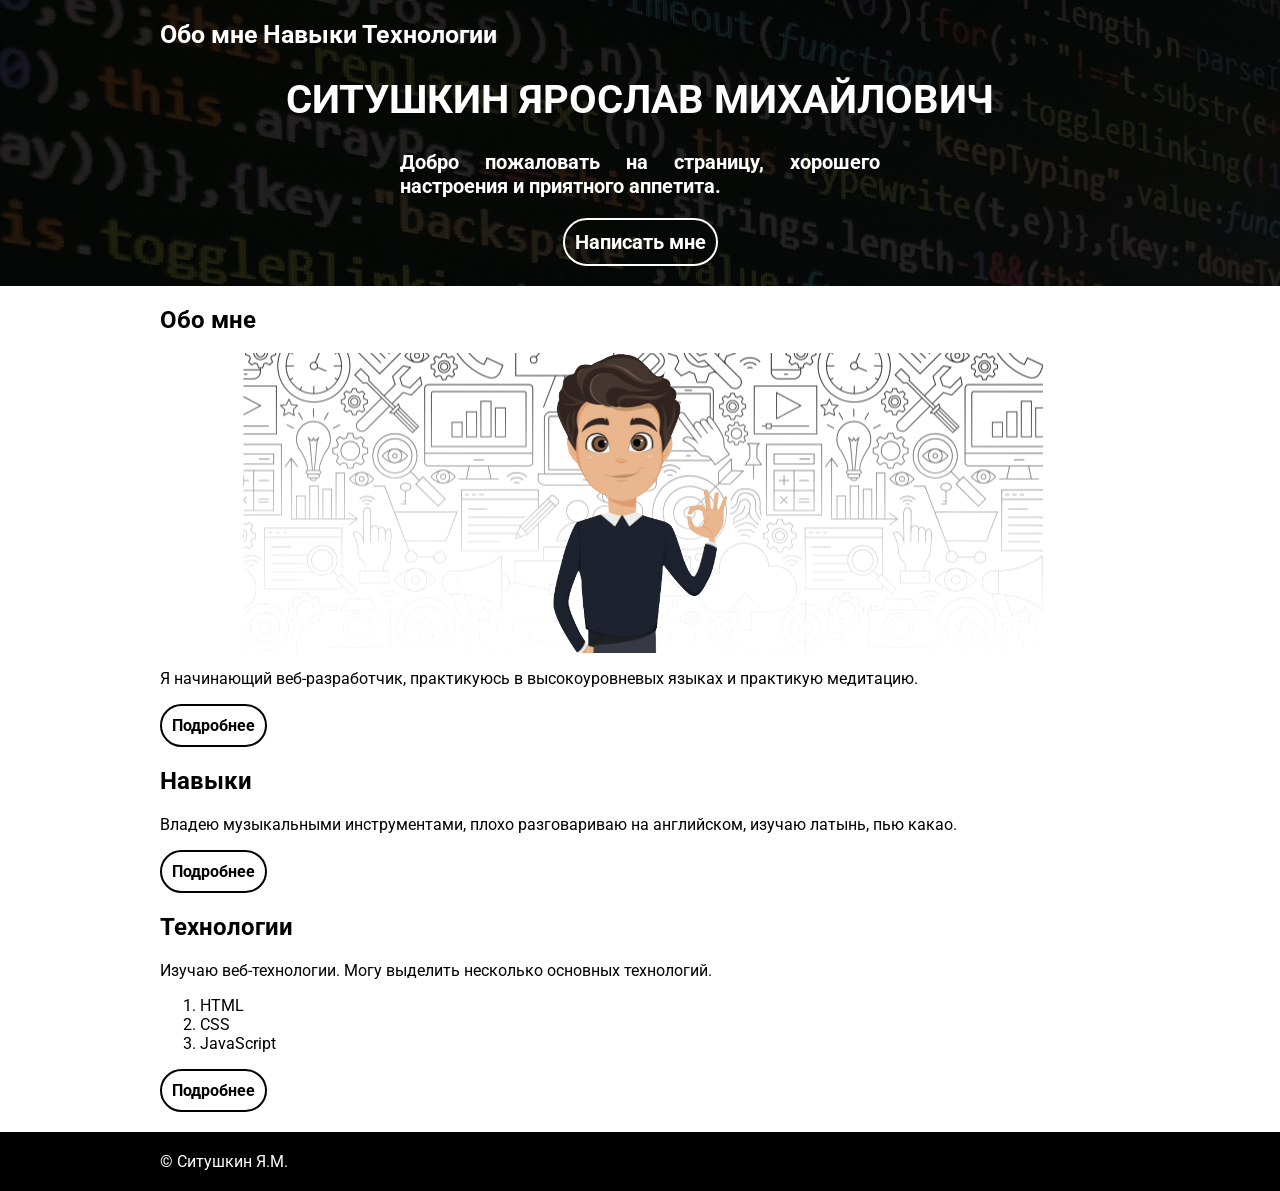
<file: lab1/index.html>
<!DOCTYPE html>
<html lang="ru">
    <head>
        <link rel="preconnect" href="https://fonts.googleapis.com">
        <link rel="preconnect" href="https://fonts.gstatic.com" crossorigin>
        <link href="https://fonts.googleapis.com/css2?family=Roboto:wght@700&display=swap" rel="stylesheet">
        <meta charset="utf-8">
        <title>Веб-разработчик</title>    
        <link rel="stylesheet" href="style.css">
        <!-- <style>
            p {
                text-align: center;
            }

            p {
                text-align: justify;
            }
        </style> -->
    </head>
    <body>
        <header class="header">
            <div class="container">
                <nav class="main-menu">
                    <ul>
                        <li><a href="#about">Обо мне</a></li>
                        <li><a href="#skills">Навыки</a></li>
                        <li><a href="#technologies">Технологии</a></li>
                    </ul>
                </nav>
                <div class="text-center">
                    <h1 class="text-upper">Ситушкин Ярослав Михайлович</h1>
                    <p class="w-50 mx-auto">
                        Добро пожаловать на страницу, хорошего настроения и приятного аппетита.
                    </p>
                    <a class="btn btn-white" href="mailto:hello@mail.com">Написать мне</a>
                </div>
            </div>
        </header>

        <main>
            <div class="container">
                <section id="about">
                    <h2>Обо мне</h2>
                    <figure class="avatar">
                        <img src="images/person.png" alt="Person">
                    </figure>

                    <p>
                        Я начинающий веб-разработчик, практикуюсь в высокоуровневых языках и практикую медитацию.
                    </p>
                    <a class="btn" href="about.html">Подробнее</a>
                </section>
                
                <section id="skills">
                    <h2>Навыки</h2>


                    <p>
                        Владею музыкальными инструментами, плохо разговариваю на английском, изучаю латынь, пью какао.
                    </p>

                    <a class="btn" href="skills.html">Подробнее</a>
                </section>

                <section id="technologies">
                    <h2>Технологии</h2>

                    <p>
                        Изучаю веб-технологии. Могу выделить несколько основных технологий.
                    </p>

                    <ol>
                        <li>HTML</li>
                        <li>CSS</li>
                        <li>JavaScript</li>
                    </ol>
                    <a class="btn" href="technologies.html">Подробнее</a>
                </section>
            </div>
        </main>

        <footer class="footer">
            <div class="container">
                &copy; Ситушкин Я.М.
            </div>
        </footer>   
    </body>
</html>
</file>
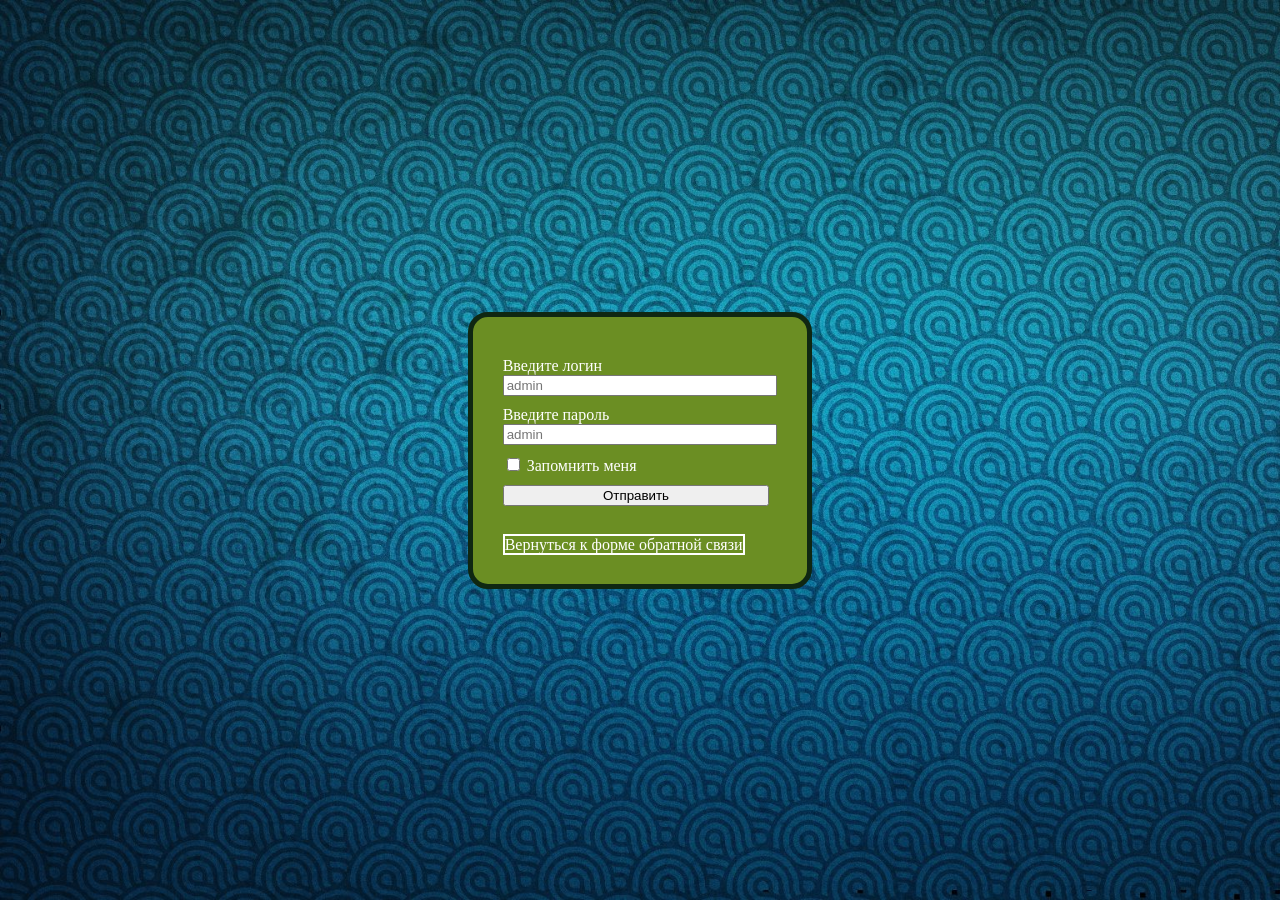
<file: lab2/index.html>
<!DOCTYPE html>
<html lang="ru">
<head>
    <meta charset="UTF-8">
    <meta name="viewport" content="width=device-width, initial-scale=1.0">
    <title>Лабораторная 2</title>
    <link rel="stylesheet" href="style.css">
</head>
<body>
    <div class="container">
        <form action="https://httpbin.org/post" method="post">
        <div class="form">
            <label for="fio">Введите логин</label><br>
            <input type="text" id="fio" placeholder="admin" name="username"/>
        </div>
        <div class="form">
            <label for="password">Введите пароль</label><br>
            <input type="password" id="password" placeholder="admin" name="password" />
        </div>
        <div class="form">

            <input type="checkbox" id="checkbox" />
            <label for="checkbox">Запомнить меня</label>
        </div>
        <div class="form">
            <button type="submit">Отправить</button>
        </div>
        <div class="nazad">
            <a href="page.html">Вернуться к форме обратной связи </a>
        </div>
    </form>
    </div>
</body>
</html>
</file>
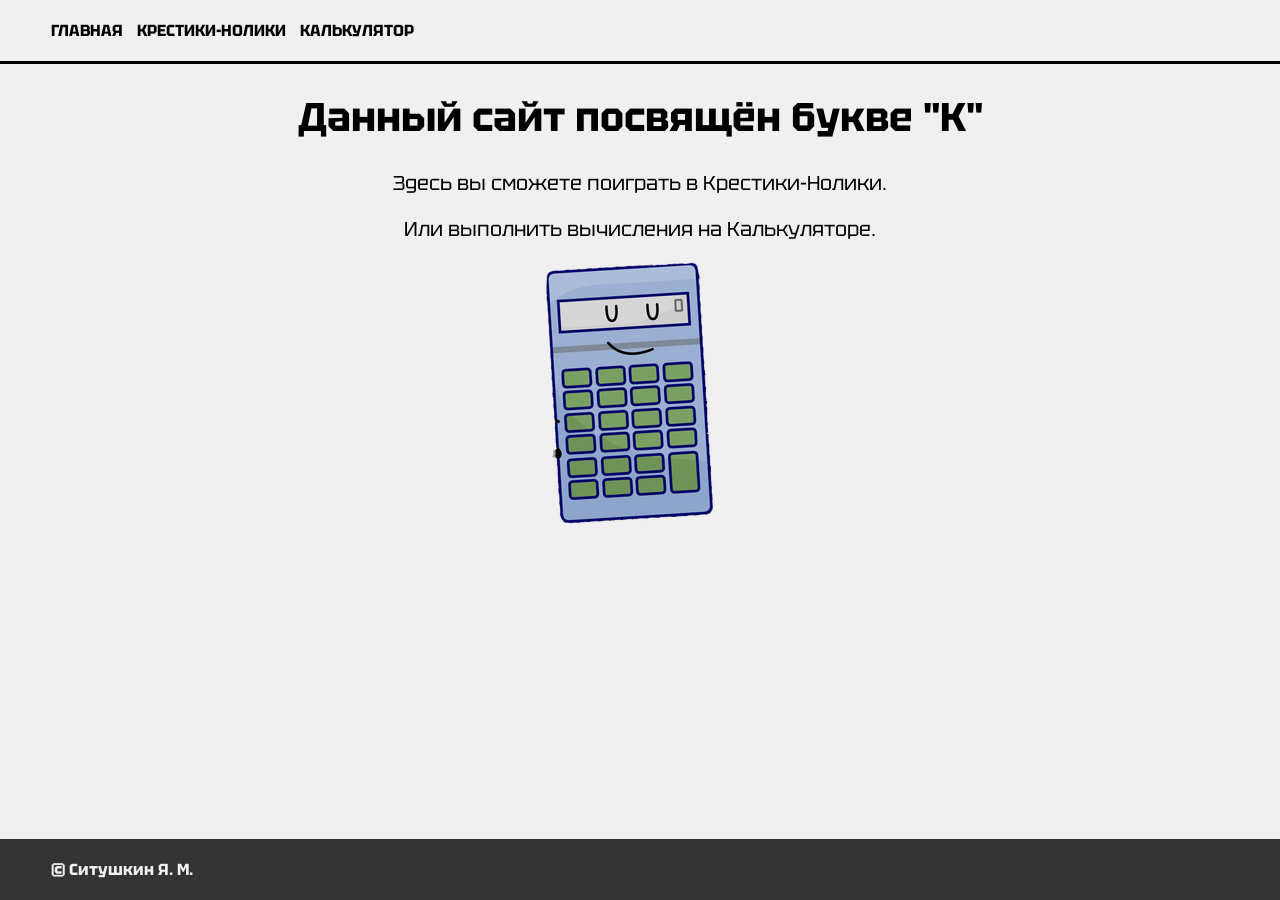
<file: lab4/index.html>
<!DOCTYPE html>
<html lang="ru">
<head>
    <meta charset="UTF-8">
    <meta name="viewport" content="width=device-width, initial-scale=1.0">
    <title>Лабораторная работа №4</title>
    <link rel="stylesheet" href="style.css">
    <link rel="preconnect" href="https://fonts.googleapis.com">
    <link rel="preconnect" href="https://fonts.gstatic.com" crossorigin>
    <link href="https://fonts.googleapis.com/css2?family=Tektur&display=swap" rel="stylesheet">
</head>
<body>
    <header class="header">
        <div class="conteiner d-flex">
            <nav class="main-menu">
                <ul>
                    <li><a class="lnk" href="index.html">Главная</a></li>
                    <li><a class="lnk" href="XO.html">Крестики-Нолики</a></li>
                    <li><a class="lnk" href="calc.html">Калькулятор</a></li>
                </ul>
            </nav>
        </div>
    </header>

    <main class="conteiner d-flex">
        <div class="page-content1">
            <h1> Данный сайт посвящён букве "К"</h1>
            <p> Здесь вы сможете поиграть в Крестики-Нолики.</p>
            <p> Или выполнить вычисления на Калькуляторе.</p>
            <img src="image/calc-transformed.png" alt="Калькулятор">
        </div>
    </main>

    <footer class="footer">
        <div class="conteiner">
            &copy; Ситушкин Я. М. 
        </div>
    </footer>

</body>
</html>
</file>
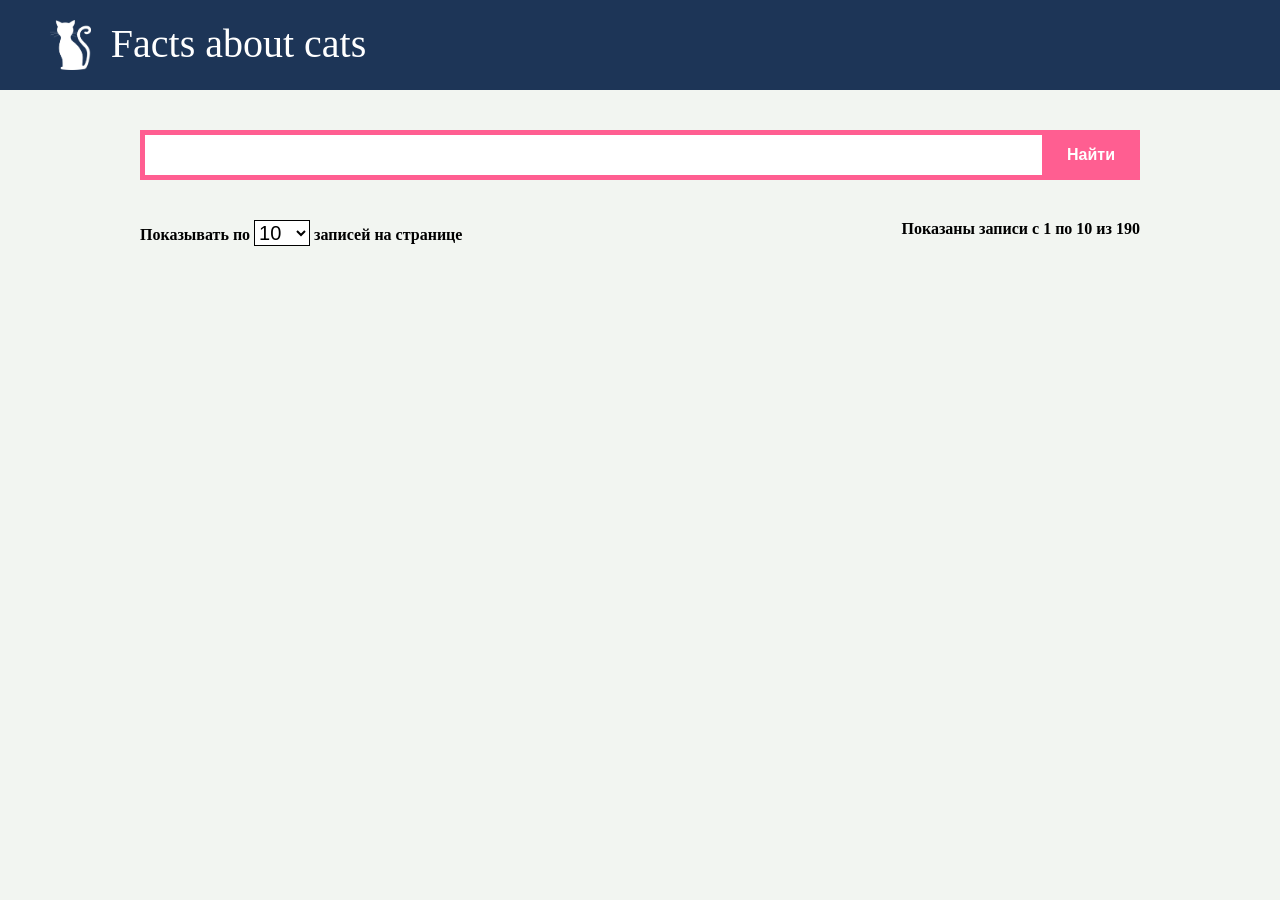
<file: lab5/index.html>
<!DOCTYPE html>
<html lang="en">
    <head>
        <meta charset="UTF-8" />
        <meta name="viewport" content="width=device-width, initial-scale=1.0" />
        <title>Лабораторная работа №5</title>
        <link rel="stylesheet" href="style.css" />
    </head>
    <body>
        <header class="header">
            <nav>
                <img class="logo" src="images/cat_white.png" />
                <div class="title">Facts about cats</div>
            </nav>
        </header>
        <main>
            <div class="container">
                <div class="search-form">
                    <div class="search-content">
                        <input type="text" class="search-field" />
                        <div class="request-hints"></div>
                    </div>
                    <button class="search-btn">Найти</button>
                </div>
                <div class="pagination-info">
                    <span>
                        Показывать по
                        <select name="per-page" class="per-page-btn">
                            <option>5</option>
                            <option selected>10</option>
                            <option>15</option>
                            <option>20</option>
                            <option>25</option>
                            <option>50</option>
                            <option>100</option>
                        </select>
                        записей на странице
                    </span>
                    <span class="current-interval-info">
                        Показаны записи с
                        <span class="current-interval-start">1</span> по
                        <span class="current-interval-end">10</span> из
                        <span class="total-count">190</span>
                    </span>
                </div>
                <div
                    class="facts-list"
                    data-url="http://cat-facts-api.std-900.ist.mospolytech.ru/facts">
                </div>
                <div class="pagination"></div>
            </div>
        </main>

        <script src="script.js" defer></script>
    </body>
</html>
</file>
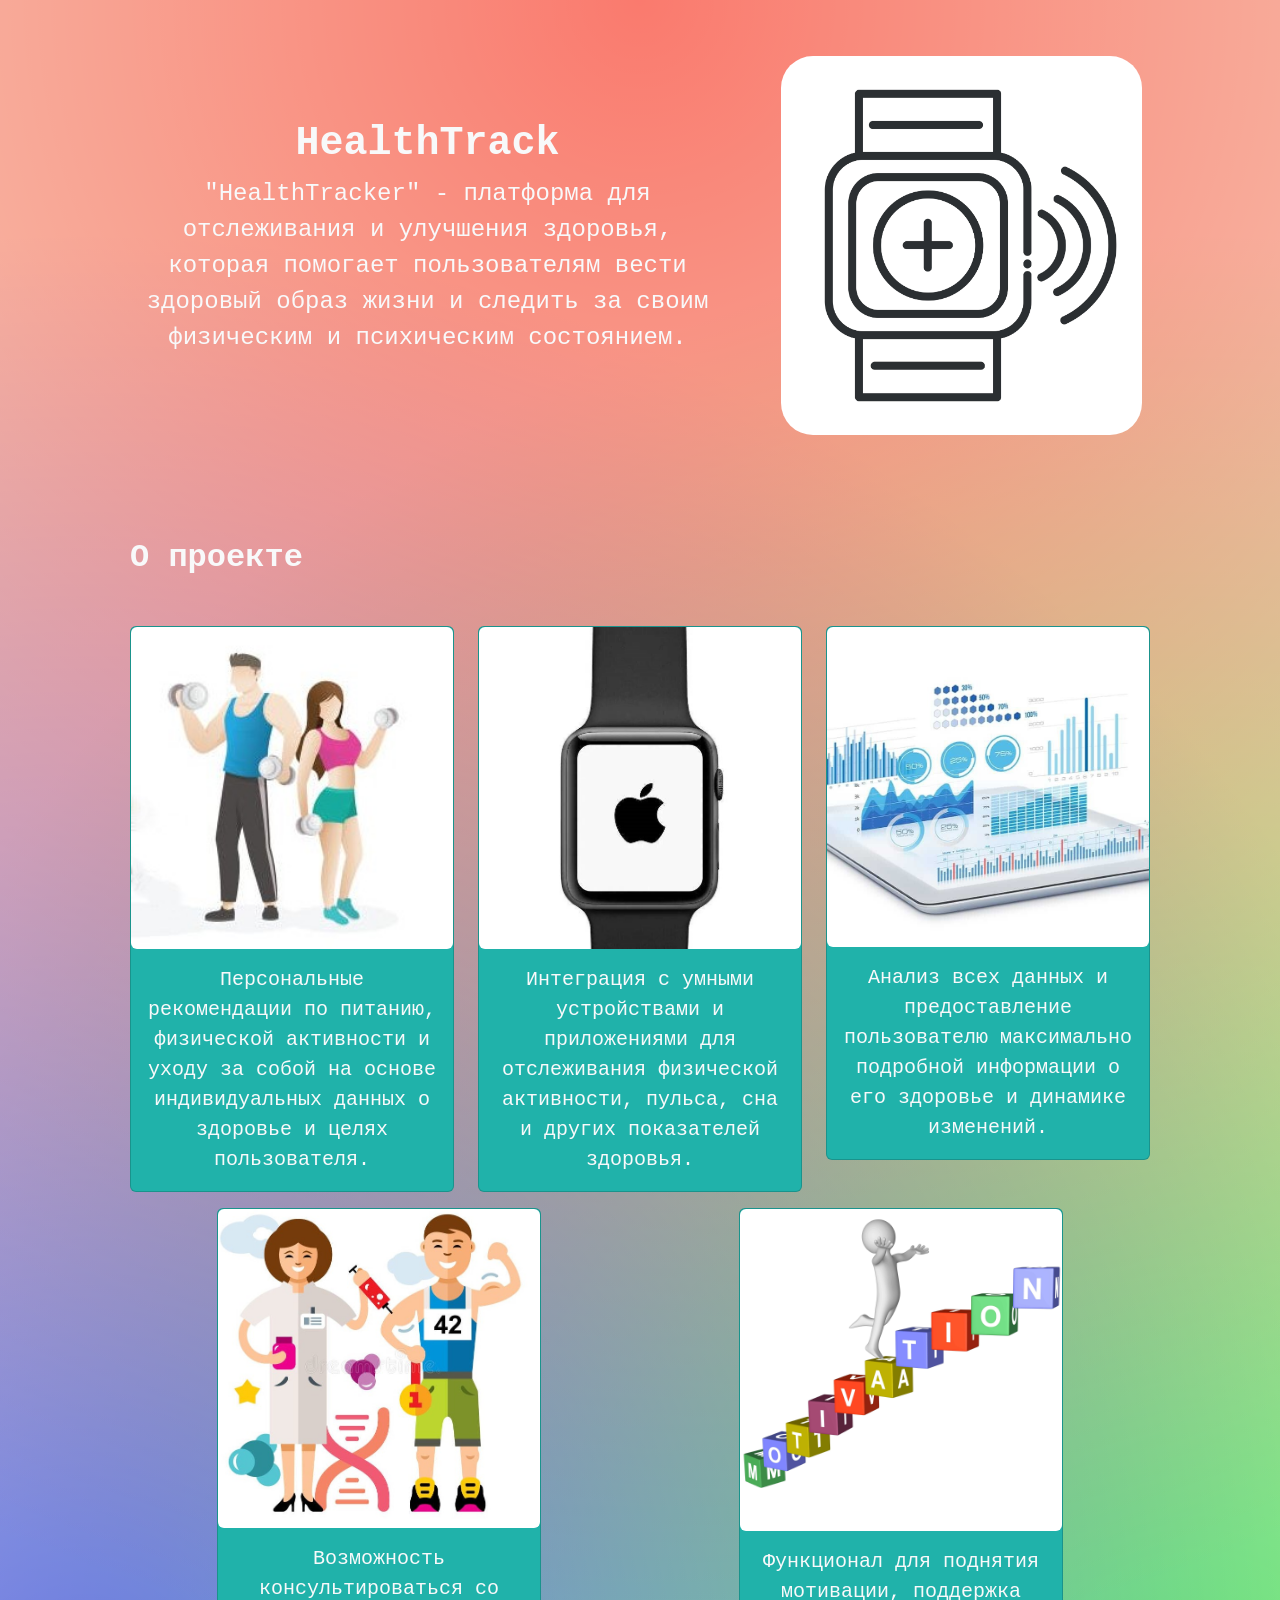
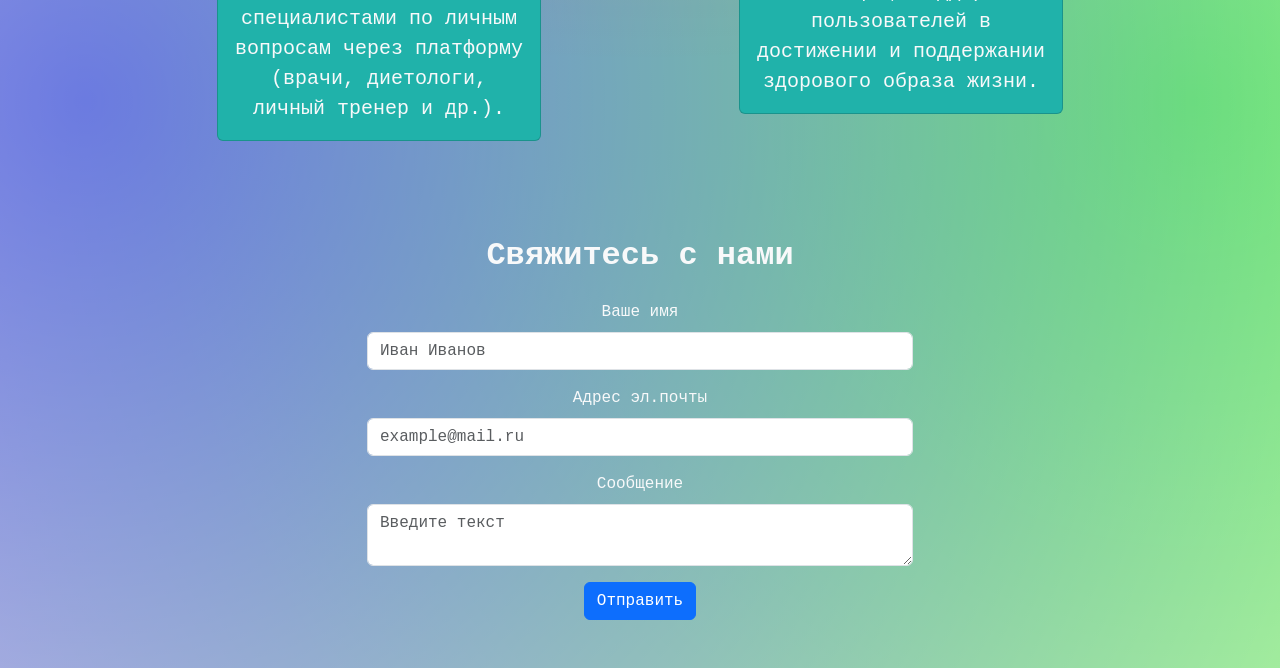
<file: lab6/index.html>
<!DOCTYPE html>
<html lang="ru">
    <head>
        <meta charset="utf-8" />
        <meta name="viewport" content="width=device-width, initial-scale=1" />
        <title>Лабораторная работа №6</title>
        <link
            href="https://cdn.jsdelivr.net/npm/bootstrap@5.3.2/dist/css/bootstrap.min.css"
            rel="stylesheet"
            integrity="sha384-T3c6CoIi6uLrA9TneNEoa7RxnatzjcDSCmG1MXxSR1GAsXEV/Dwwykc2MPK8M2HN"
            crossorigin="anonymous" />
        <link href="style.css" rel="stylesheet" />
    </head>
    <body>
        <main class="custom-bg-body py-5">
            <div class="container font-monospace">
                <div class="d-flex flex-md-row flex-column-reverse text-center align-items-center px-md-5 gap-sm-5 mb-5">
                    <div class="col-md-7 my-auto text-light">
                        <h1 class="fs-1 fw-bold">HealthTrack</h1>
                        <p class="fs-4 fw-normal">
                            "HealthTracker" - платформа для отслеживания и улучшения здоровья, 
                            которая помогает пользователям вести здоровый образ жизни и следить за своим 
                            физическим и психическим состоянием.
                        </p>
                    </div>
                    <div class="col-md p-2">
                        <img src="images/znachok.jpg" alt="Startup logo" class="img-fluid rounded-5">
                    </div>
                </div>
                <div class="rounded-4 p-3 p-md-5 mb-5">
                    <h2 class="fs-2 fw-semibold text-light mb-md-5">
                        О проекте
                    </h2>
                    <div class="row row-cols-auto text-center row-gap-3">
                        <div class="col-lg-4 col-md-6 col-12 mx-auto">
                            <div class="card custom-text-color text-light">
                                <img src="images/active.jpg" alt="Физическая активность" class="rounded-2 card-img-top">
                                <div class="card-body">
                                    <p class="fs-5 card-text">
                                        Персональные рекомендации по питанию, физической 
                                        активности и уходу за собой на основе индивидуальных данных
                                        о здоровье и целях пользователя.
                                    </p>
                                </div>
                            </div>
                        </div>
                        <div class="col-lg-4 col-12 col-md-6 mx-auto">
                            <div class="card custom-text-color text-light">
                                <img src="images/watch.jpg" alt="Смарт-устройство" class="rounded-2 card-img-top">
                                <div class="card-body">
                                    
                                    <p class="fs-5 card-text">
                                        Интеграция с умными устройствами и приложениями
                                        для отслеживания физической активности, пульса,
                                        сна и других показателей здоровья.
                                    </p>
                                </div>
                            </div>
                        </div>
                        <div class="col-lg-4 col-12 col-md-6 mx-auto">
                            <div class="card custom-text-color text-light">
                                <img src="images/chart.jpg" alt="Агализ данных" class="rounded-2 card-img-top">
                                <div class="card-body">
                                    
                                    <p class="fs-5 card-text">
                                        Анализ всех данных и предоставление пользователю
                                        максимально подробной информации о его здоровье и динамике
                                        изменений.
                                    </p>
                                </div>
                            </div>
                        </div>
                        <div class="col-lg-4 col-12 col-md-6 mx-auto">
                            <div class="card custom-text-color text-light">
                                <img src="images/doctor.jpg" alt="Доктор и спортсмен" class="rounded-2 card-img-top">
                                <div class="card-body">
                                    
                                    <p class="fs-5 card-text">
                                        Возможность консультироваться со специалистами
                                        по личным вопросам через платформу (врачи, 
                                        диетологи, личный тренер и др.).
                                    </p>
                                </div>
                            </div>
                        </div>
                        <div class="col-lg-4 col-12 col-md-6 mx-auto">
                            <div class="card custom-text-color text-light">
                                <img src="images/motivation.jpg" alt="Поднятие мотивации" class="rounded-2 card-img-top">
                                <div class="card-body">
                                    
                                    <p class="fs-5 card-text">
                                        Функционал для  поднятия мотивации, поддержка пользователей
                                        в достижении и поддержании здорового образа жизни.
                                    </p>

                                </div>
                            </div>
                        </div>
                    </div>
                </div>
                <div class="text-light">
                    <h3 class="fs-2 fw-semibold mb-4 text-center">Свяжитесь с нами</h3>
                    <div class="row justify-content-center">
                        <form class="col-md-6 col-12 text-center">
                            <div class="mb-3">
                                <label for="name" class="form-label">Ваше имя</label>
                                <input type="text" class="form-control" id="name" placeholder="Иван Иванов">
                            </div>
                            <div class="mb-3">
                                <label for="email" class="form-label">Адрес эл.почты</label>
                                <input type="email" class="form-control" id="email" placeholder="example@mail.ru">
                            </div>
                            <div class="mb-3">
                                <label for="message" class="form-label">Сообщение</label>
                                <textarea class="form-control" id="message" placeholder="Введите текст"></textarea>
                            </div>
                            <button type="submit" class="btn btn-primary m-auto">Отправить</button>
                        </form>
                    </div>
                </div>
            </div>
        </main>
        <script
            src="https://cdn.jsdelivr.net/npm/bootstrap@5.3.2/dist/js/bootstrap.bundle.min.js"
            integrity="sha384-C6RzsynM9kWDrMNeT87bh95OGNyZPhcTNXj1NW7RuBCsyN/o0jlpcV8Qyq46cDfL"
            crossorigin="anonymous"></script>
    </body>
</html>
</file>
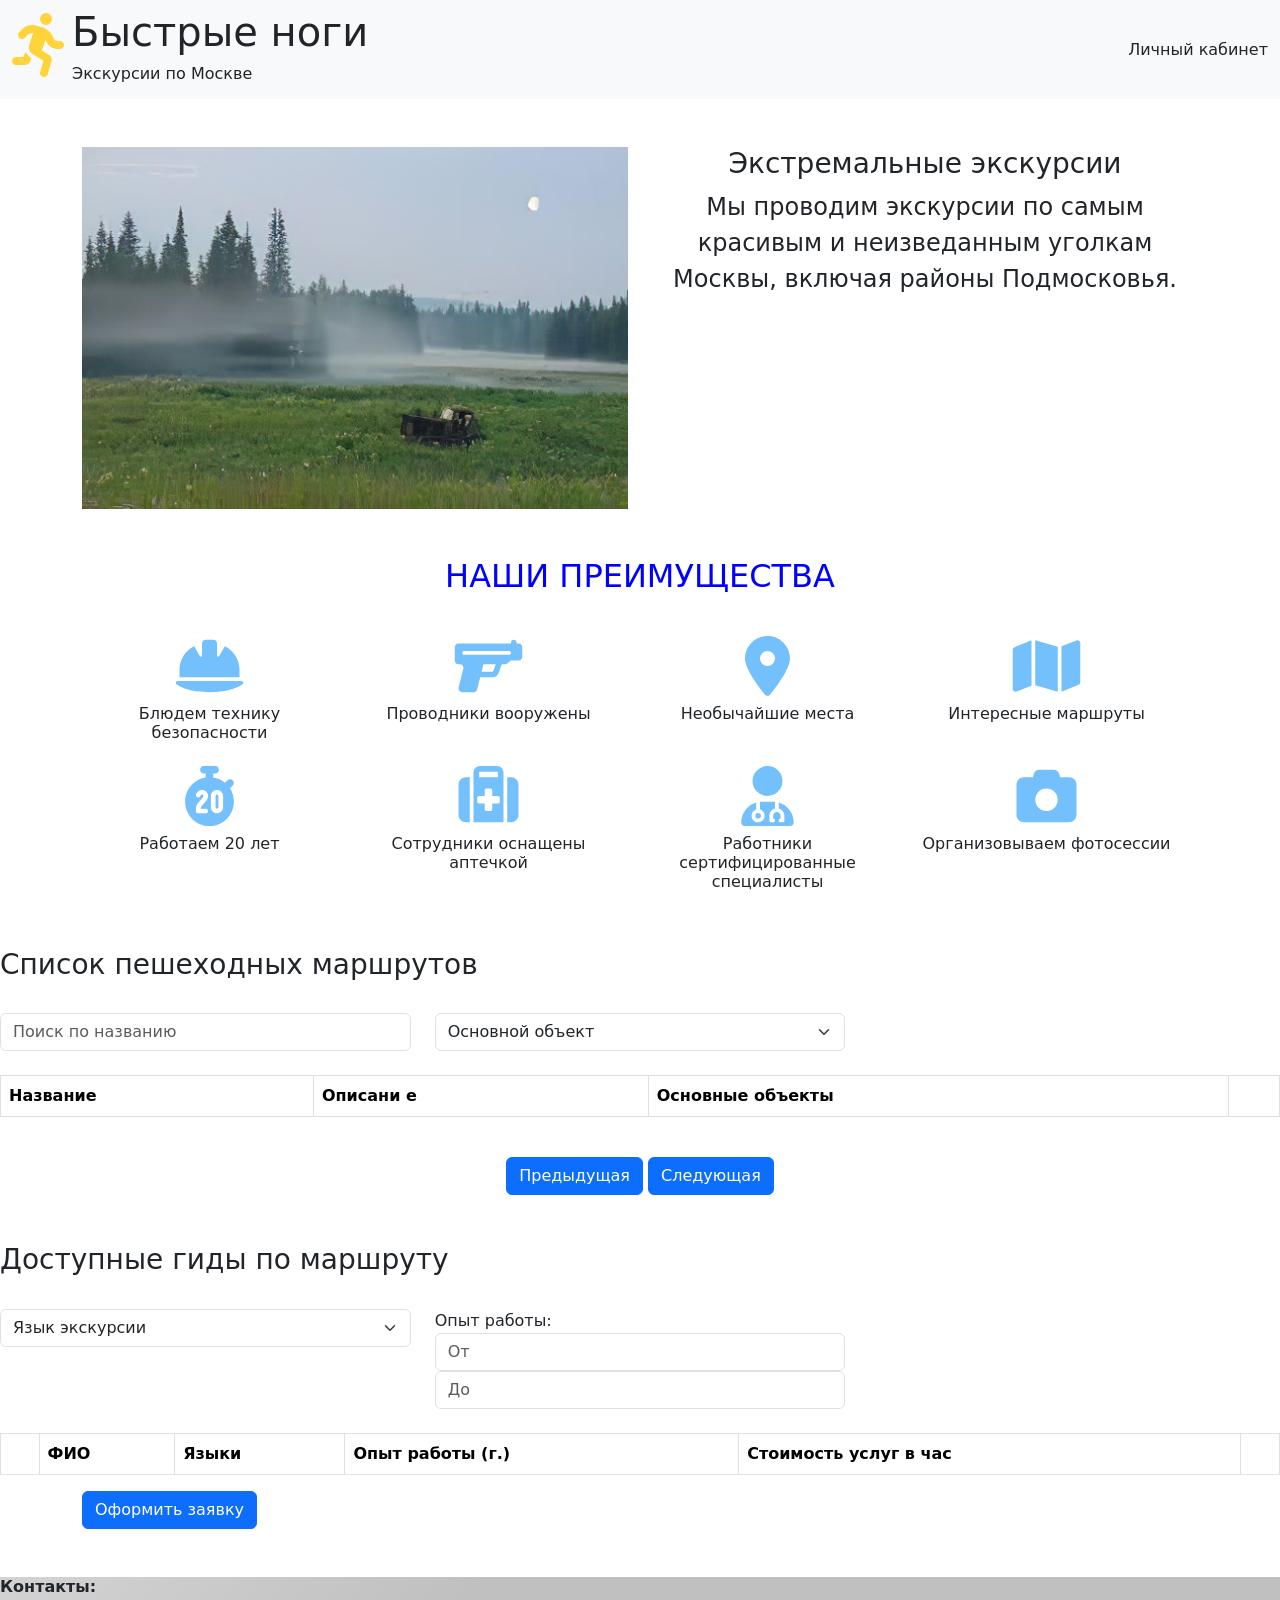
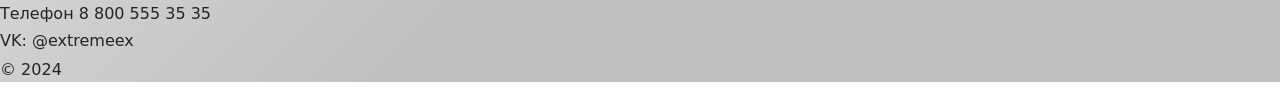
<file: exam/js/index.html>
<!DOCTYPE html>
<html lang="ru">

<head>
  <meta charset="UTF-8">
  <meta name="viewport" content="width=device-width, initial-scale=1.0">

  <link href="https://cdn.jsdelivr.net/npm/bootstrap@5.0.1/dist/css/bootstrap.min.css" rel="stylesheet"
    integrity="sha384-+0n0xVW2eSR5OomGNYDnhzAbDsOXxcvSN1TPprVMTNDbiYZCxYbOOl7+AMvyTG2x" crossorigin="anonymous">
  <link rel="stylesheet" href="../css/style.css">
  <title>Document</title>
</head>

<body>
  <header class="mb-5">
    <nav class="navbar navbar-expand-lg navbar-light bg-light">
      <div class="container-fluid">
        <div class="d-flex justify-content-start">
          <a class="navbar-brand" href="#">
            <img src="../img/person-running-solid.svg" height="64" alt="logo">
          </a>

          <div class="row-2">
            <h1 class="row">Быстрые ноги</h1>
            <h6 class="row text-end">Экскурсии по Москве</h6>
          </div>


        </div>

        <a class="nav-link" href="#">Личный кабинет</a>
      </div>
    </nav>
  </header>

  <section class="about mb-5">
    <div class="container">
      <div class="row">
        <div class="col">
          <img src="../img/main.jpg" class="img-fluid" alt="photo">
        </div>

        <div class="col text-center">
          <h3 class="">Экстремальные экскурсии</h3>
          <p class="fs-4">Мы проводим экскурсии по самым красивым и неизведанным уголкам Москвы, включая
            районы
            Подмосковья.</p>
        </div>
      </div>
    </div>
  </section>

  <section class="advantages mb-5">
    <div class="container">
      <div class="row">
        <div class="col-12">
          <h2 class="text-center text-uppercase color4">Наши преимущества</h2>
        </div>
        <div class="row gy-3">
          <div class="col-xl-3 col-md-6 col-sm-12">
            <div class="row">
              <img class="col mb-2" src="../img/helmet-safety-solid.svg" height="60" alt="safety">
              <h6 class="text-center">Блюдем технику безопасности</h6>
            </div>
          </div>

          <div class="col-xl-3 col-md-6 col-sm-12">
            <div class="row">
              <img class="col mb-2" src="../img/gun-solid.svg" height="60" alt="safety">
              <h6 class="text-center">Проводники вооружены</h6>
            </div>
          </div>

          <div class="col-xl-3 col-md-6 col-sm-12">
            <div class="row">
              <img class="col mb-2" src="../img/location-dot-solid.svg" height="60" alt="safety">
              <h6 class="text-center">Необычайшие места</h6>
            </div>
          </div>

          <div class="col-xl-3 col-md-6 col-sm-12">
            <div class="row">
              <img class="col mb-2" src="../img/map-solid.svg" height="60" alt="safety">
              <h6 class="text-center">Интересные маршруты</h6>
            </div>
          </div>

          <div class="col-xl-3 col-md-6 col-sm-12">
            <div class="row">
              <img class="col mb-2" src="../img/stopwatch-20-solid.svg" height="60" alt="safety">
              <h6 class="text-center">Работаем 20 лет</h6>
            </div>
          </div>

          <div class="col-xl-3 col-md-6 col-sm-12">
            <div class="row">
              <img class="col mb-2" src="../img/suitcase-medical-solid.svg" height="60" alt="safety">
              <h6 class="text-center">Сотрудники оснащены аптечкой</h6>
            </div>
          </div>

          <div class="col-xl-3 col-md-6 col-sm-12">
            <div class="row">
              <img class="col mb-2" src="../img/user-doctor-solid.svg" height="60" alt="safety">
              <h6 class="text-center">Работники сертифицированные специалисты</h6>
            </div>
          </div>

          <div class="col-xl-3 col-md-6 col-sm-12">
            <div class="row">
              <img class="col mb-2" src="../img/camera-solid.svg" height="60" alt="safety">
              <h6 class="text-center">Организовываем фотосессии</h6>
            </div>
          </div>
        </div>
      </div>
    </div>
  </section>


  <h3>Список пешеходных маршрутов</h3>
  <br>
  <div class="row">
    <div class="col-sm-4 col-12">
      <input type="text" class="form-control" id="listRoutes" placeholder="Поиск по названию">
    </div>
    <div class="col-sm-4 col-12">
      <select class="form-select" id="objectSearch">
        <option value="">Основной объект</option>
      </select>
    </div>
  </div>
  <br>

  <table class="table table-bordered" id="listTable">
    <tr>
      <th>Название</th>
      <th>Описани е</th>
      <th>Основные объекты</th>
      <th></th>
    </tr>
  </table>

  <br>


  <div id="paginationButtons" align="center">
  </div>
  <div align="center">
    <button class="btn btn-primary" onclick="prevPage()">Предыдущая</button>
    <button class="btn btn-primary" onclick="nextPage()">Следующая</button>
  </div>

  <br><br>

  <div class="guides">
    <h3>Доступные гиды по маршруту <b id="routeName"></b></h3>
    <br>
    <div class="row">
      <div class="col-sm-4 col-12">
        <select class="form-select" id="listRoutes">
          <option value="0">Язык экскурсии</option>
        </select>
      </div>

      <div class="col-sm-4 col-12">
        <div class="formGroup">
          <label for="inputField exp">Опыт работы:</label>
          <input type="number" class="form-control exp" placeholder="От" min="0">
          <input type="number" class="form-control exp" placeholder="До" min="0">
        </div>
      </div>
    </div>
    <br>
    <table class="table table-bordered" id="guidesTable">
      <thead>
        <tr>
          <th></th>
          <th>ФИО</th>
          <th>Языки</th>
          <th>Опыт работы (г.)</th>
          <th>Стоимость услуг в час</th>
          <th></th>
        </tr>
      </thead>
    </table>
    <div class="container">
      <button type="button" class="btn btn-primary " id="orderBtn" data-bs-toggle="modal"
        data-bs-target="#myModal">Оформить заявку</button>
    </div>
  </div>

  <div class="modal fade" id="myModal">
    <div class="modal-dialog modal-lg">
      <div class="modal-content">

        <div class="modal-header">
          <h4 class="modal-title">Оформление заявки</h4>
          <button type="button" class="btn-close" data-bs-dismiss="modal"></button>
        </div>

        <div class="modal-body">
          <div class="alert alert-success alert-dismissible" id="alert">
            <button type="button" class="btn-close" data-bs-dismiss="alert"></button>
            <strong>Успешно!</strong> Ваша заявка принята.
          </div>
          <p>ФИО гида: <b id="guideName"></b></p>
          <p>Название маршрута: <b id="routeName1"></b></p>

          <form action="#" method="post" id="send">
            <div class="row">
              <div class="col-sm-4">
                <label class="form-label">Дата экскурсии:</label>
                <input class="form-control" type="date" name="" id="date" required>
              </div>
              <div class="col-sm-4">
                <label class="form-label">Время начала:</label>
                <input class="form-control" type="time" name="" id="time" step="1800" min="09:00" max="23:00" required>
              </div>
              <div class="col-sm-4">
                <label class="form-label">Длительность экскурсии:</label>
                <select class="form-select" id="duration">
                  <option value="1">1</option>
                  <option value="2">2</option>
                  <option value="3">3</option>
                </select>
              </div>
              <div class="col-sm-4">
                <label class="form-label">Количество человек:</label>
                <input class="form-control" type="number" name="" id="quantity" min="1" max="20" value="1" required>
              </div>
            </div>
            <br>
            <p>Дополнительные опции:</p>
            <div class="form-check">
              <input type="checkbox" class="form-check-input" id="check" name="check">
              <label class="form-check-label" for="check">Скидка для пенсионеров</label>
              <p>Цена ниже на 25%</p>
            </div>
            <div class="form-check">
              <input type="checkbox" class="form-check-input" id="check2" name="check2">
              <label class="form-check-label" for="check2">Сопровождение сурдопереводчика (макс. 10 человек)</label>
              <p>Цена выше на 15%, если посетителей от 1 до 5, на 25%, если от 5 до 10</p>
            </div>
            <br>
            <p>Итоговая стоимость: <b id="summa"></b></p>
            <br>
            <button type="submit" class="btn btn-success">Отправить</button>
            <button type="button" class="btn btn-danger" data-bs-dismiss="modal">Отменить</button>
          </form>

        </div>
      </div>
    </div>
  </div>
  <br><br>
  <footer class="footer">
    <h6><b>Контакты:</b></h6>
    <h6>Телефон 8 800 555 35 35</h6>
    <h6>VK: @extremeex</h6>
    <p>&copy 2024</p>
  </footer>
  <script src="https://cdn.jsdelivr.net/npm/bootstrap@5.3.2/dist/js/bootstrap.bundle.min.js"></script>
  <script src="https://ajax.googleapis.com/ajax/libs/jquery/2.2.0/jquery.min.js"></script>
  <script src="js.js"></script>

  <script type="text/javascript">
    var today = new Date();
    var dd = today.getDate() + 1;
    var mm = today.getMonth() + 1;
    var yyyy = today.getFullYear();
    if (dd < 10) {
      dd = '0' + dd
    }
    if (mm < 10) {
      mm = '0' + mm
    }
    today = yyyy + '-' + mm + '-' + dd;
    document.getElementById("date").setAttribute("min", today);
    document.getElementById("date").setAttribute("value", today);
  </script>

</body>

</html>
</file>
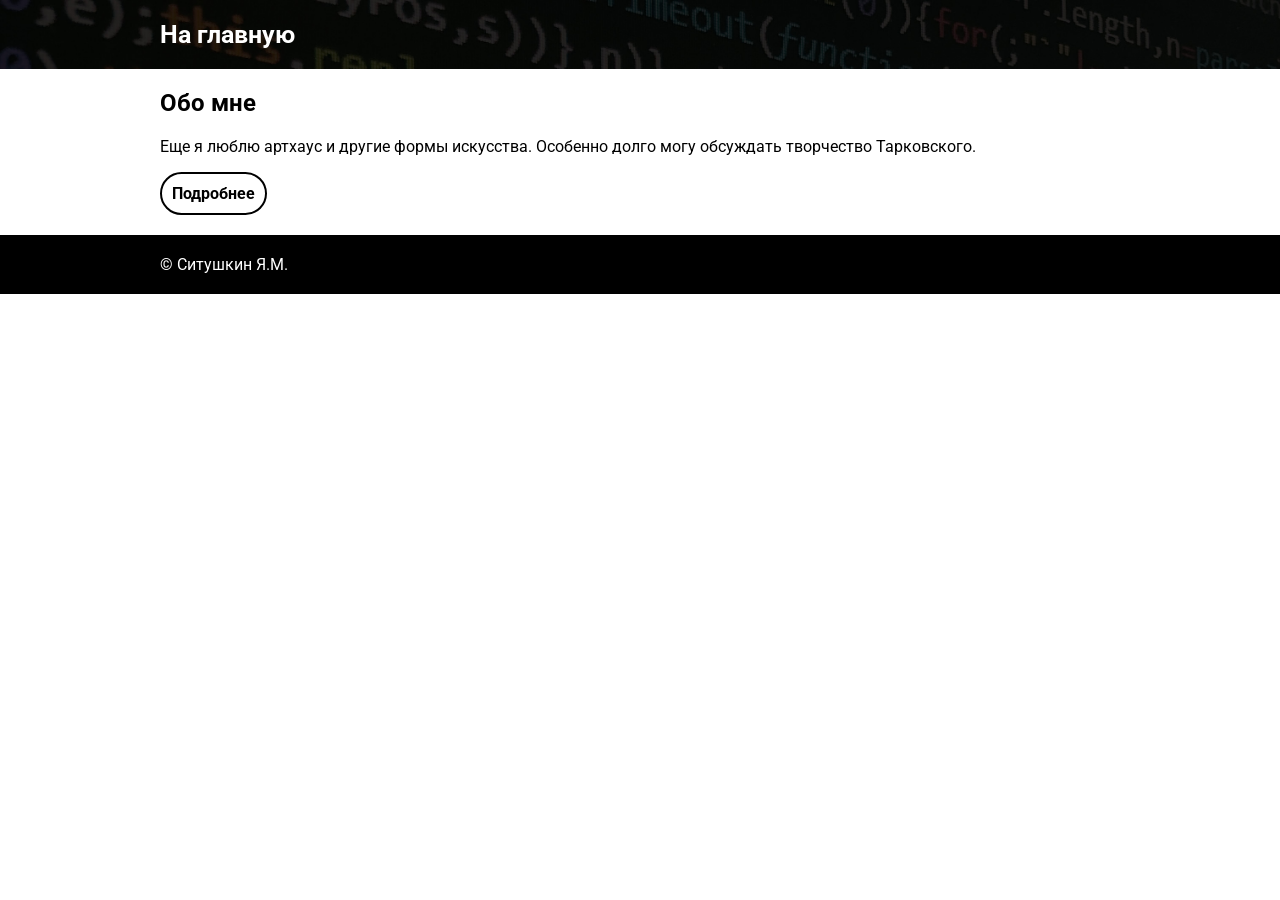
<file: lab1/about.html>
<!DOCTYPE html>
<html lang="ru">
    <head>
        <link rel="preconnect" href="https://fonts.googleapis.com">
        <link rel="preconnect" href="https://fonts.gstatic.com" crossorigin>
        <link href="https://fonts.googleapis.com/css2?family=Roboto:wght@700&display=swap" rel="stylesheet">
        <meta charset="utf-8">
        <title>Веб-разработчик</title>    
        <link rel="stylesheet" href="style.css">
        <!-- <style>
            p {
                text-align: center;
            }

            p {
                text-align: justify;
            }
        </style> -->
    </head>
    <body>
        <header class="header">
            <div class="container">
                <nav class="main-menu">
                    <ul>
                        <li><a href="index.html">На главную</a></li>
                    </ul>
                </nav>
            </div>
        </header>

        <main>
            <div class="container">
                <section id="about">
                    <h2>Обо мне</h2>

                    <p>
                        Еще я люблю артхаус и другие формы искусства. Особенно долго могу обсуждать творчество Тарковского.
                    </p>
                    <a class="btn" href="">Подробнее</a>
                </section>
            </div>
        </main>

        <footer class="footer">
            <div class="container">
                &copy; Ситушкин Я.М.
            </div>
        </footer>
    </body>
</html>
</file>
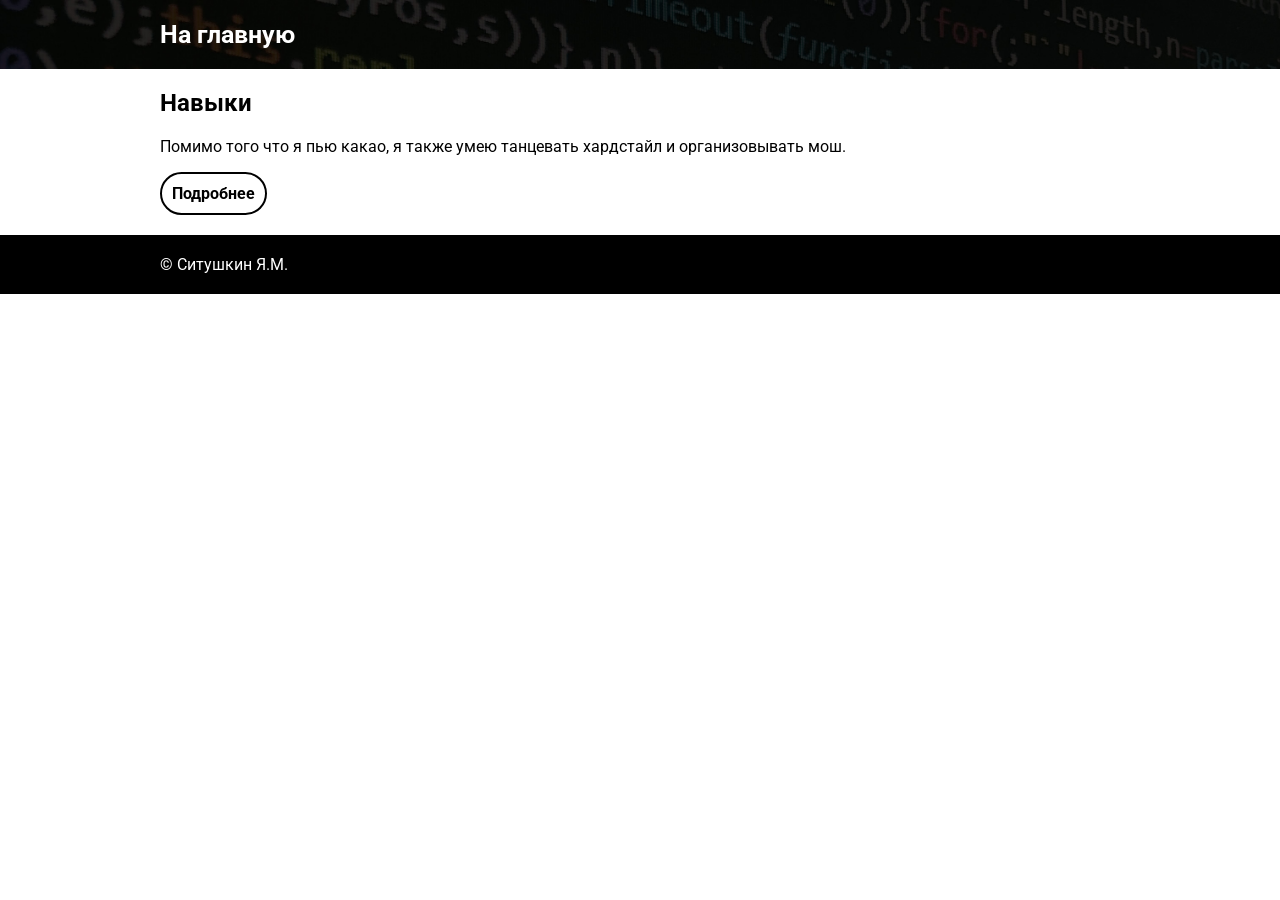
<file: lab1/skills.html>
<!DOCTYPE html>
<html lang="ru">
    <head>
        <link rel="preconnect" href="https://fonts.googleapis.com">
        <link rel="preconnect" href="https://fonts.gstatic.com" crossorigin>
        <link href="https://fonts.googleapis.com/css2?family=Roboto:wght@700&display=swap" rel="stylesheet">
        <meta charset="utf-8">
        <title>Веб-разработчик</title>    
        <link rel="stylesheet" href="style.css">
        <!-- <style>
            p {
                text-align: center;
            }

            p {
                text-align: justify;
            }
        </style> -->
    </head>
    <body>
        <header class="header">
            <div class="container">
                <nav class="main-menu">
                    <ul>
                        <li><a href="index.html">На главную</a></li>
                    </ul>
                </nav>
            </div>
        </header>

        <main>
            <div class="container">
                <section id="skills">
                    <h2>Навыки</h2>


                    <p>
                        Помимо того что я пью какао, я также умею танцевать хардстайл и организовывать мош.
                    </p>

                    <a class="btn" href="">Подробнее</a>
                </section>
            </div>
        </main>

        <footer class="footer">
            <div class="container">
                &copy; Ситушкин Я.М.
            </div>
        </footer>
    </body>
</html>
</file>
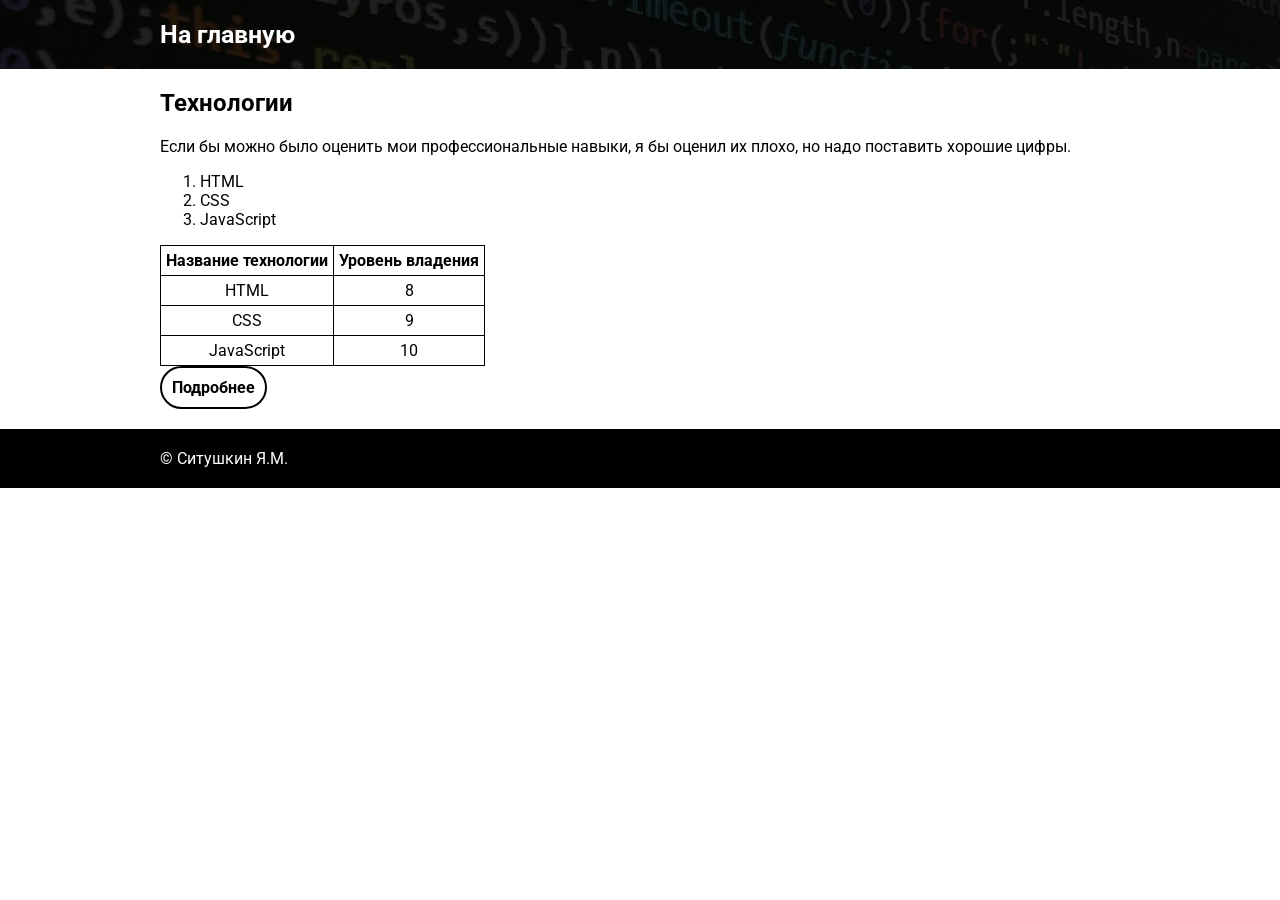
<file: lab1/technologies.html>
<!DOCTYPE html>
<html lang="ru">
    <head>
        <link rel="preconnect" href="https://fonts.googleapis.com">
        <link rel="preconnect" href="https://fonts.gstatic.com" crossorigin>
        <link href="https://fonts.googleapis.com/css2?family=Roboto:wght@700&display=swap" rel="stylesheet">
        <meta charset="utf-8">
        <title>Веб-разработчик</title>    
        <link rel="stylesheet" href="style.css">
        <!-- <style>
            p {
                text-align: center;
            }

            p {
                text-align: justify;
            }
        </style> -->
    </head>
    <body>
        <header class="header">
            <div class="container">
                <nav class="main-menu">
                    <ul>
                        <li><a href="index.html">На главную</a></li>
                    </ul>
                </nav>
            </div>
        </header>

        <main>
            <div class="container">
                <section id="technologies">
                    <h2>Технологии</h2>

                    <p>
                        Если бы можно было оценить мои профессиональные навыки, я бы оценил их плохо, но надо поставить хорошие цифры.
                    </p>

                    <ol>
                        <li>HTML</li>
                        <li>CSS</li>
                        <li>JavaScript</li>
                    </ol>

                    <table>
                        <thead>
                            <tr>
                                <th>Название технологии</th>
                                <th>Уровень владения</th>
                            </tr>
                        </thead>

                        <tbody>
                            <tr>
                                <td>HTML</td>
                                <td>8</td>
                            </tr>
                            <tr>
                                <td>CSS</td>
                                <td>9</td>
                            </tr>
                            <tr>
                                <td>JavaScript</td>
                                <td>10</td>
                            </tr>
                        </tbody>

                    </table>

                    <a class="btn" href="">Подробнее</a>
                </section>
            </div>
        </main>

        <footer class="footer">
            <div class="container">
                &copy; Ситушкин Я.М.
            </div>
        </footer>
    </body>
</html>
</file>
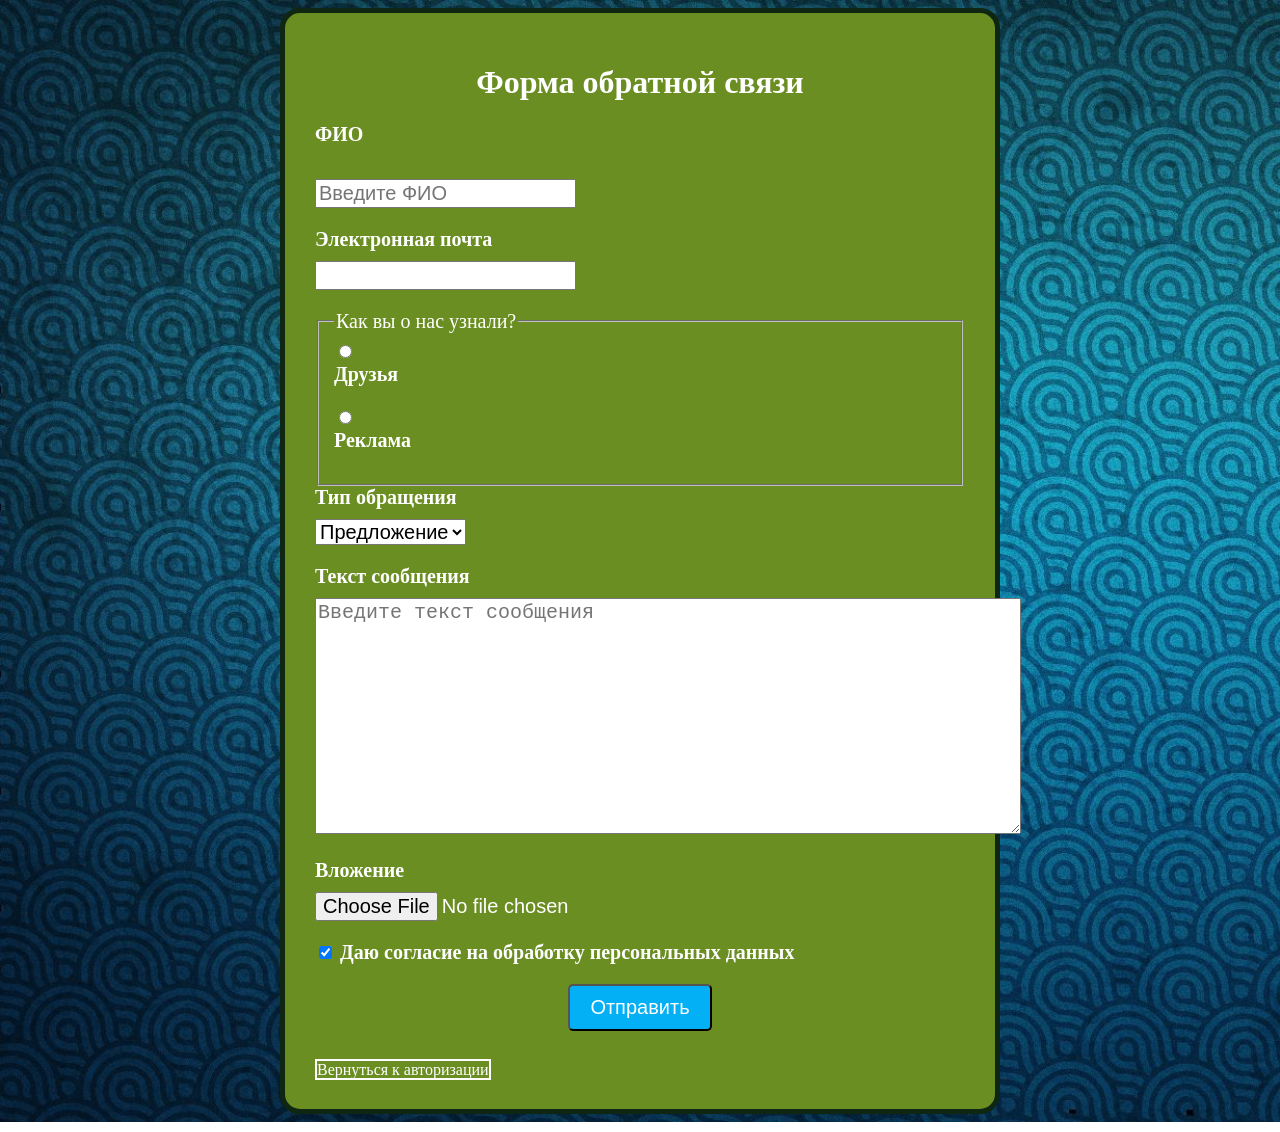
<file: lab2/page.html>
<!DOCTYPE html>
<html lang="ru">
    <head>
        <meta http-equiv="Content-Type" content="text/html; charset=UTF-8">
        <meta name="viewport" content="width=device-width, initial-scale=1.0">
        <title>Форма обратной связи</title>
        <link rel="stylesheet" href="page_style.css">
    </head>
    <body>
        <div class="main-container">
            <h1 class="text-center">Форма обратной связи</h1>
            <div class="container">
    
            <form method="post" action="https://httpbin.org/post" enctype="multipart/form-data"> <!--передать файл, а не название-->
                
                    <div class="form-group">
                        <label class="label" for="fio">ФИО</label> <br>
                        <input type="text" id="fio" name="fio" placeholder="Введите ФИО">
                    </div>
                
                <div class="form-group">
                    <label class="label" for="email">Электронная почта</label>
                    <input type="email" id="email" name="email" required="">
                </div>
    
            <fieldset>
                    <legend>Как вы о нас узнали?</legend>
                
                <div class="form-group">
                    <input type="radio" name="source" id="friends" value="friends">
                    <label class="label" for="friends">Друзья</label>
                </div>
    
                <div class="form-group">
                    <input type="radio" name="source" id="ads" value="ads">
                    <label class="label" for="ads">Реклама</label>
                </div>
            </fieldset>
    
            <div class="form-group">
                <label class="label" for="msg_type">Тип обращения</label>
                <select name="msg_type" id="msg_type">
                    <option value="1">Жалоба</option>
                    <option value="2" selected="">Предложение</option>
                </select>
            </div>
            <div class="form-group">
                <label class="label" for="message">Текст сообщения</label>
                <textarea name="" id="message" cols="57" rows="10" placeholder="Введите текст сообщения"></textarea>
            </div>
            <div class="form-group">
                <label class="label" for="file">Вложение</label>
                <input type="file" name="file" id="file">
            </div>
            <div class="form-group">
                <input type="checkbox" name="agree" id="agree" checked="">
                <label class="label display-inline" for="agree">Даю согласие на обработку персональных данных</label>
            </div>
                <button class="btn" type="submit">Отправить</button>
            </form>
            </div>
            <div class="nazad">
                <a href="index.html">Вернуться к авторизации </a>
            </div>
        </div>
    </body>
</html>
</file>
<file: lab1/style.css>
body {
    font-family: 'Roboto', sans-serif;
}

body, ul {
    margin: 0;
}

.main-menu ul {
    list-style: none;
    padding: 0;
}

.main-menu li {
    display: inline;
}

.main-menu li:last-child {
    margin-right: 0;
}

.header {
    background-color: black;
    color: white;
    padding: 20px 0;
    font-size: 1.25em;
    font-weight: bold;
    background-image: url(images/background.jpg);
    background-repeat: no-repeat;
    background-size: cover;
}

.container {
    max-width: 75%;
    margin: 0 auto;
}

.main-menu a {
    text-decoration: none;
    color: white;
    font-size: 1.25em;
    font-weight: bold;
}


p {
    text-align: justify;
}

.footer {
    background-color: black;
    color: white;
    padding: 20px 0;
    margin-top: 20px;
}

.btn {
    text-decoration: none;
    color: black;
    border: 2px solid black;
    padding: 10px;
    border-radius: 25px;
    font-weight: bold;
    display: inline-block;
    transition: color 1s, border-color 1s;
}

.btn-white {
    color: white !important;
    border-color: white;
}

.btn:hover {
    color: blue;
    border-color: blue;
}

.avatar{
    height: 300px;
    background-image: url(images/background1.png);
    background-repeat: no-repeat;
    background-position: center;
    text-align: center;
}

.avatar img {
    height: 100%;
}

.text-center {
    text-align: center;
}

.w-50 {
    width: 50%;
}

.mx-auto {
    margin-left: auto;
    margin-right: auto;
}

table, th, td {
    border: 1px solid black;
}

table {
    border-collapse: collapse;
}

th, td {
    text-align: center;
    padding: 5px;
}

.text-upper {
    text-transform: uppercase;
}
</file>
<file: lab2/style.css>
body {
    background-image: url("image/back.jpg");
    display: flex;
    justify-content: center; /* Выравниваем по центру по горизонтали */
    align-items: center; /* Выравниваем по центру по вертикали */
    height: 100vh; /* Устанавливаем высоту равной высоте видимой области окна браузера */
    margin: 0; /* Убираем внешние отступы у body */
    background-repeat: no-repeat;
    background-size: cover;
}

.container {
    font-size: 16px;
    border: 5px solid rgb(15, 39, 18);
    padding: 30px;
    color:white;
    display: flex;
    background-color: olivedrab;
    border-radius: 20px;
}
.form
{
    margin-top: 10px;
}
.nazad 
{
    margin-top: 10px;
    padding-top: 20px;
    padding-bottom: 5;
    text-decoration: none;
}
a
{
    text-decoration: none;
    border:2px solid white;
    color:white;
}
.form input[type="text"],
.form input[type="password"]

{
    width: 20em;
}
button
{
    width: 20em;
}
button:hover , a:hover
{
    background-color: olive;
    transition: 1s ;
    border-radius: 5px;
}
</file>
<file: lab4/style.css>
*, *::after, *::before{
    box-sizing: border-box;
}

body{
    margin: 0;
    min-height: 100vh;
    display: flex;
    flex-direction: column;
    font-family: 'Tektur', sans-serif;
    background-color: rgb(240, 240, 240);
}

main{
    flex-grow: 1;
}

.header{
    background-color: rgb(240, 240, 240);
    padding: 1.25rem;
    border-bottom: 3px solid black;
    top: 0;
}

.conteiner{
    max-width: 95%;
    margin: 0 auto;
}


.main-menu ul{
    list-style: none;
    margin: 0;
    padding: 0;
}

.main-menu li{
    display: inline;
    margin-right: 10px;
}

.header a{
    text-decoration: none;
    color: black;
    font-weight: bold;
    text-transform: uppercase;
}

.lnk:hover{
    color: #f83f7a;
    transition: 0.2s;
}

.lnkprofile:hover{
    border-bottom: solid;
    color: #f83f7a;
    transition: 0.2s;
}

.d-flex{
    display: flex;
}
.page-content1{
    text-align: center;
    font-size: 125%;
}

.footer{
    color: rgb(240, 240, 240);
    background-color: rgb(51, 51, 51);
    padding: 1.25rem;
    font-weight: bold;
    bottom: 0;
    width: 100%;
}

#game {
    width: 600px;
    height: 600px;
    margin: auto;
    text-align: center;
}

#board {
    height: 400.8px;
    width: 400.8px;
    margin: auto;
    display: flex;
    flex-wrap: wrap;
}

.pole {
    height: 133.6px;
    width: 133.6px;
    margin: auto;
    box-sizing: border-box;
    border: 2px solid black;
    font-size: 80px;
}

.btn1 {
    text-decoration: none;
    border-radius: 5px;
    border: solid #f83f7a;
    padding: 0.4rem;
    color: rgb(240, 240, 240);
    background-color: #f83f7a;
    font-size: 132%;
    margin-top: 30px;
}

.message {
    width: 40vw;
    border: 2px solid black;
    margin: 15px auto;
    padding: 5px;
}
.success{
    width: 600px;
    color: green;
    background-color: lightgreen;
    border-color: green;
    text-align: center;
    font-size: 110%;

}
.error{
    width: 600px;
    color: red;
    background-color: rgb(255, 146, 103);
    border-color: red;
    text-align: center;
    font-size: 110%;
}

.container1 {
    max-width: 30%;
    margin: 0 auto;
    margin: 1% auto;
    display: flex;
    align-items: center;
    justify-content: center;
    position: relative;
}

.calculator {
    width: 100%;
    background-color: rgb(236, 236, 236);
    border:  3px solid #f83f7a;
    border-radius: 3rem;
    overflow: hidden;

}
 
.screen {
    width: 100%;
    font-size: 3rem;
    border: none;
    background-color: rgb(236, 236, 236);
    color: #535b64;
    text-align: right;
    padding: 1rem 3rem 0 3rem;
}
 
.buttons {
    display: grid;
    grid-template-columns: repeat(3, 1fr);
    grid-gap: 0.7rem;
    padding: 1rem;
}

.digit, .operator, .clear, .result, .parenthesis {
    height: 3.5rem;
    border-radius: 1rem;
    font-size: 1.7rem;
    border: 0;
    background-color: #656f7b;
    color: rgb(240, 240, 240);
}

.digit:hover, .operator:hover, .clear:hover, .result:hover, .parenthesis:hover {
    background-color: #ff5e91;
}

.result {
    grid-column-start: span 3;
}
</file>
<file: lab5/style.css>
body {
    margin: 0;
    background-color: #F2F5F1;
}
 
.header {
    background-color: #1d3557;
    color: white;
    font-size: 40px;
    padding: 20px;
    padding-left: 50px;
}
 
.header > nav {
    display: flex;
}
 
.title {
    margin-left: 20px;
}
 
.logo {
    max-height: 50px;
}
 
.container {
    max-width: 1000px;
    margin: 0 auto;
    padding: 0 20px;
}
 
.facts-list-item {
    margin-top: 20px;
    background-color: #d7d7d7;
}
 
.item-content {
    padding: 20px;
}
 
.item-footer {
    display: flex;
    padding: 10px;
    background-color: #1d3557;
    color: white;
    font-weight: bold;
}
 
.author-name {
    flex-grow: 1;
}
 
.upvotes {
    background-image: url('images/upvote_white.png');
    background-position: left;
    background-size: contain;
    background-repeat: no-repeat;
    padding-left: 30px;
}
 
.pagination-info {
    margin-top: 20px;
    font-weight: bold;
    display: flex;
}
 
.current-interval-info {
    margin-left: auto;
}
 
.per-page-btn {
    background-color: white;
    font-size: 20px;
    border: 1px solid black;
}
 
.pagination {
    display: flex;
    justify-content: space-between;
    margin: 40px 0;
    height: 40px;
}
 
.btn {
    background-color: #ff5e91;
    padding: 0 10px;
    font-size: 100%;
    font-weight: bold;
    color: white;
    outline: none;
    cursor: pointer;
    height: 100%;
    border: 5px solid #ff5e91;
    box-sizing: border-box;
}
 
.btn:hover {
    background-color: #F2F5F1;
    color: black;
}
 
.active {
    background-color: #F2F5F1;
    color: black;
}
 
.first-page-btn, .last-page-btn {
    width: 250px;
}
 
.pages-btns > button {
    margin-right: 5px;
}
 
.search-form {
    margin: 40px 0;
    display: flex;
}
 
.search-content {
    flex-grow: 1;
    border: 5px solid #ff5e91;
    box-sizing: border-box;
    font-size: 100%;
    outline: none;
    display: flex;
    position: relative;
}
 
.search-field {
    border: none;
    outline: none;
    padding: 0 20px;
    height: 40px;
    flex-grow: 1;
}
 
.search-btn {
    padding: 0 20px;
    font-size: 100%;
    font-weight: bold;
    background-color: #ff5e91;
    border: 5px solid #ff5e91;
    border-left: none;
    color: white;
    outline: none;
    cursor: pointer;
    box-sizing: border-box;
    height: 50px;
}
 
.search-btn:hover {
    background-color: #F2F5F1;
    color: black;
}
 
.request-hints {
    width: 100%;
    position: absolute;
    top: 40px;
    border: 5px solid #ff5e91;
    background-color: white;
    border-top: none;
    left: -4.5px;
}
 
.request-hints-item {
    padding: 0 20px;
    margin-bottom: 5px;
    cursor: pointer;
    transition: background-color .2s ease-in;
}
 
.request-hints-item:hover {
    background-color: #ffb9cf;
}
</file>
<file: lab6/style.css>
.custom-bg-body {
    background: radial-gradient(
        circle at 50% 0,
        rgba(255, 0, 0, 0.5),
        rgba(255, 0, 0, 0) 70.71%
      ),
      radial-gradient(
        circle at 6.7% 75%,
        rgba(0, 0, 255, 0.5),
        rgba(0, 0, 255, 0) 70.71%
      ),
      radial-gradient(
          circle at 93.3% 75%,
          rgba(0, 255, 0, 0.5),
          rgba(0, 255, 0, 0) 70.71%
        ) beige;
  }
   

  .custom-text-color {
    background: lightseagreen;
  }
</file>
<file: exam/css/style.css>
:root {
    --color1: #D3D3D3;
    --color2: #C0C0C0;
    --color3: #FFD700;
    --color4: #0000FF;
}

header, footer {
    background: linear-gradient(135deg, var(--color1) 0%, var(--color2) 35%, var(--color2) 100%);
}

.color1{
    color: var(--color1);
}

.color2{
    color: var(--color2);
}

.color3{
    color: var(--color3);
}

.color4{
    color: var(--color4);
}

.bg1 {
    background-color: var(--color1);
}

.bg2 {
    background-color: var(--color2);
}

.bg3 {
    background-color: var(--color3);
}

.bg4 {
    background-color: var(--color4);
}
</file>
<file: lab2/page_style.css>
body {
    background-image: url("image/back.jpg");
    background-repeat: no-repeat;
    background-size: cover;
    color: wheat;
}

.main-container {
    font-size: 16px;
    border: 5px solid rgb(15, 39, 18);
    max-width: 650px;
    margin: 0 auto;
    padding: 30px;
    color:white;
    background-color: olivedrab;
    border-radius: 20px;
}

.label {
    display: block; /*текст с новой строки*/
    font-weight: bold;
    margin-bottom: 10px;
}

.display-inline {
    display: inline;
}

.container {
    font-size: 20px;
    max-width: 650px;
    margin: 0 auto;
}

.text-center {
    text-align: center;
}

input, textarea, select {
    font-size: inherit;
}

.form-group{
    margin-bottom: 20px;
}

.btn{
    background-color: rgb(4, 176, 245);
    color: white;
    padding: 10px 20px;
    border-radius: 5px;
    display: block;
    margin: 0 auto;
    font-size: 20px;
}
.nazad 
{
    margin-top: 10px;
    padding-top: 20px;
    padding-bottom: 5;
    text-decoration: none;
}
a
{
    text-decoration: none;
    border:2px solid white;
    color:white;
}
</file>
